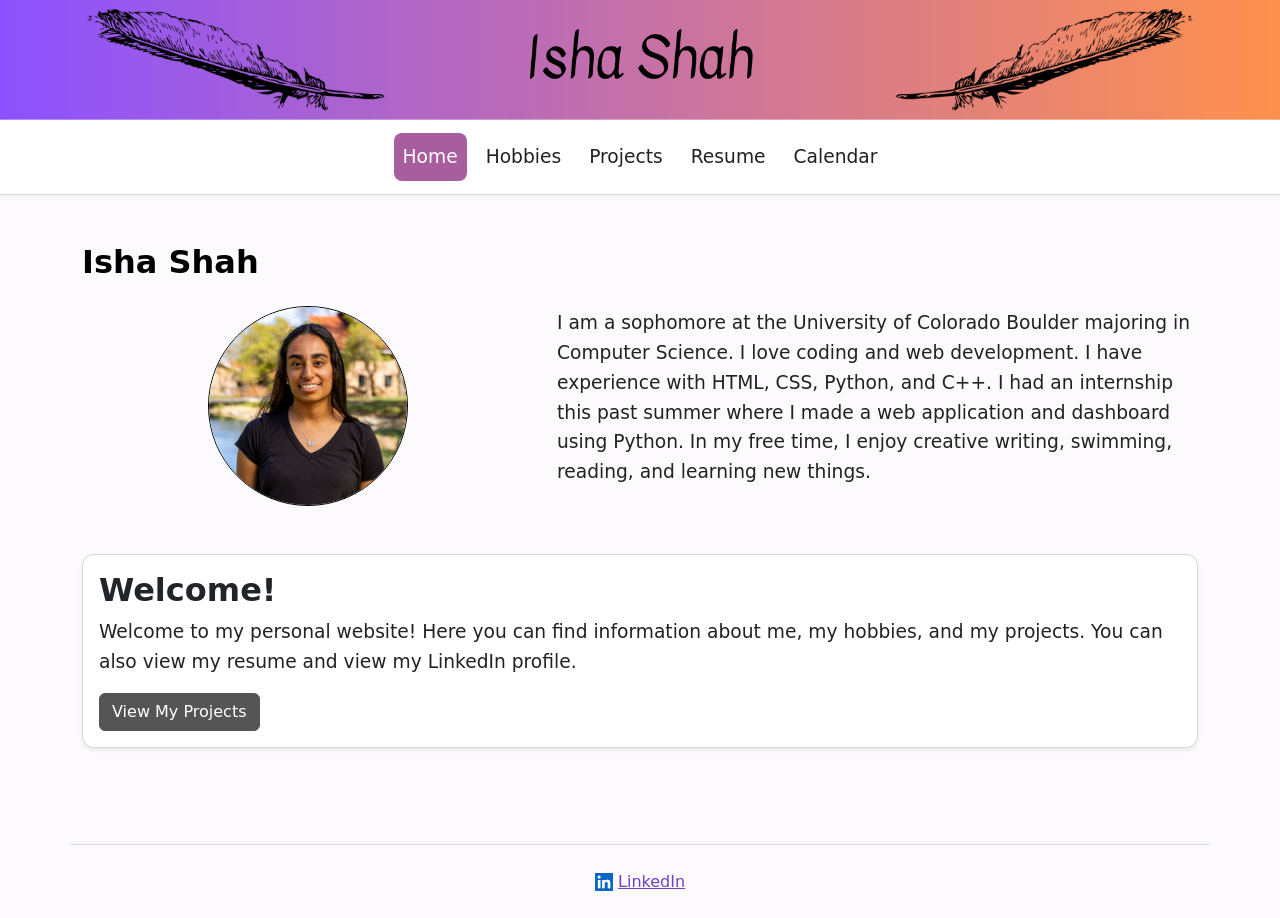
<file: index.html>
<!DOCTYPE html>

<html lang="en">
    <head>
        <meta charset="UTF-8">
        <meta name="viewport" content="width=device-width, initial-scale=1.0">

        <title>Home</title>

        <link
            href="https://cdn.jsdelivr.net/npm/bootstrap@5.3.8/dist/css/bootstrap.min.css"
            rel="stylesheet">

        <link rel="stylesheet" href="resources/css/styles.css">
    </head>

    <body>

        <header>
            <img src="resources/img/Website_Header.png" alt="Isha Shah" class="header">
        </header>


        <!-- Bootstrap Navbar -->
        <nav class="navbar navbar-expand-sm custom-navbar">

            <div class="container">

                <button
                    class="navbar-toggler"
                    type="button"
                    data-bs-toggle="collapse"
                    data-bs-target="#mainNav"
                    aria-controls="mainNav"
                    aria-expanded="false"
                    aria-label="Toggle navigation">

                    <span class="navbar-toggler-icon"></span>

                </button>

                <div class="collapse navbar-collapse justify-content-center"
                     id="mainNav">

                    <ul class="navbar-nav">

                        <li class="nav-item">
                            <a class="nav-link active" href="index.html">
                                Home
                            </a>
                        </li>

                        <li class="nav-item">
                            <a class="nav-link" href="hobbies.html">
                                Hobbies
                            </a>
                        </li>

                        <li class="nav-item">
                            <a class="nav-link" href="projects.html">
                                Projects
                            </a>
                        </li>

                        <li class="nav-item">
                            <a class="nav-link" href="resume.html">
                                Resume
                            </a>
                        </li>

                        <li class="nav-item">
                            <a class="nav-link" href="Calendar/calendar.html">
                                Calendar
                            </a>
                        </li>

                    </ul>

                </div>

            </div>

        </nav>


        <main class="container py-5">

            <h1>
                Isha Shah
            </h1>

            <div class="row align-items-center g-4">

                <div class="col-12 col-md-5 text-center">

                    <img
                        src="resources/img/Profile.jpg"
                        alt="Picture of Isha"
                        class="profile img-fluid">

                </div>

                <div class="col-12 col-md-7">

                    <p>
                        I am a sophomore at the University of Colorado Boulder
                        majoring in Computer Science. I love coding and web
                        development. I have experience with HTML, CSS, Python,
                        and C++.
                        I had an internship this past summer where I made a web
                        application and dashboard using Python. In my free time,
                        I enjoy creative writing, swimming, reading, and learning
                        new things.
                    </p>

                </div>

            </div>


            <section class="welcome card shadow-sm mt-5">

                <div class="card-body">

                    <h2 class="card-title">
                        Welcome!
                    </h2>

                    <p class="card-text">
                        Welcome to my personal website! Here you can find
                        information about me, my hobbies, and my projects.
                        You can also view my resume and view my LinkedIn profile.
                    </p>

                    <a href="projects.html" class="btn btn-primary">
                        View My Projects
                    </a>

                </div>

            </section>

        </main>


        <footer class="container text-center py-4">

            <img
                src="resources/img/linkedin.png"
                alt="linkedin logo"
                class="logo">

            <a href="https://www.linkedin.com/in/ishashah06/">
                LinkedIn
            </a>

        </footer>


        <script
            src="https://cdn.jsdelivr.net/npm/bootstrap@5.3.8/dist/js/bootstrap.bundle.min.js">
        </script>

    </body>
</html>
</file>
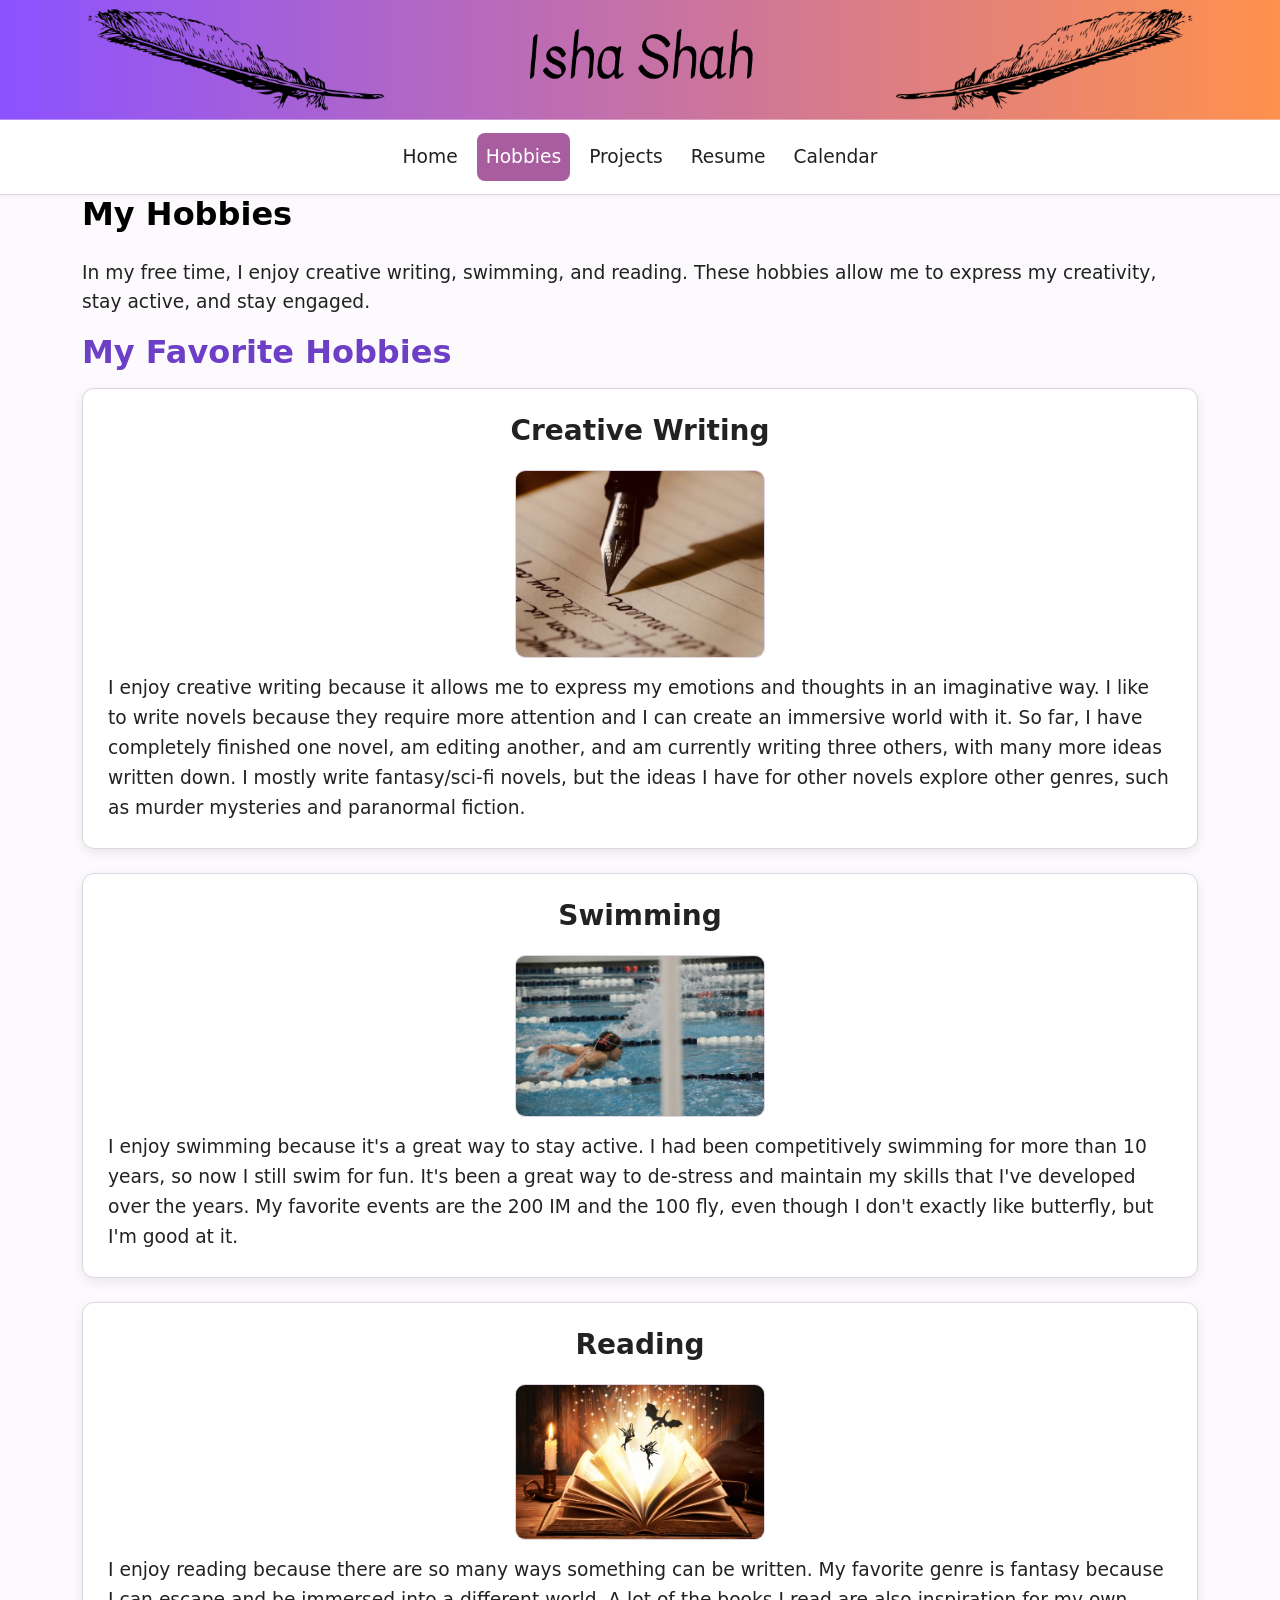
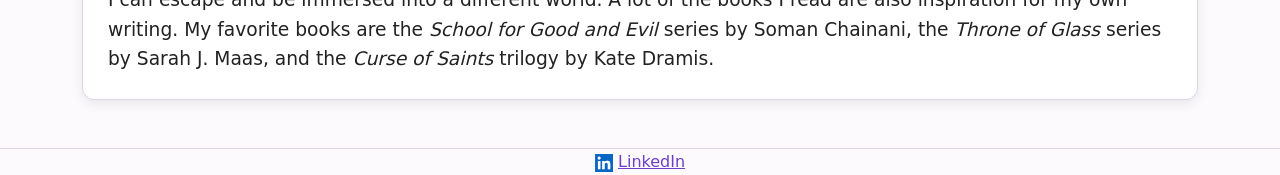
<file: hobbies.html>
<!DOCTYPE html>

<html>
    <head>
        <meta charset="UTF-8">
        <title> Hobbies </title>

        <link href="https://cdn.jsdelivr.net/npm/bootstrap@5.3.8/dist/css/bootstrap.min.css" rel="stylesheet">
        <link rel="stylesheet" href="resources/css/styles.css">
    </head>

    <body>
        <header>
            <img src="resources/img/Website_Header.png" alt="Isha Shah" class="header">
        </header>

        <nav class="navbar navbar-expand-sm custom-navbar">

            <div class="container">

                <button
                    class="navbar-toggler"
                    type="button"
                    data-bs-toggle="collapse"
                    data-bs-target="#mainNav"
                    aria-controls="mainNav"
                    aria-expanded="false"
                    aria-label="Toggle navigation">

                    <span class="navbar-toggler-icon"></span>

                </button>

                <div class="collapse navbar-collapse justify-content-center"
                     id="mainNav">

                    <ul class="navbar-nav">

                        <li class="nav-item">
                            <a class="nav-link" href="index.html">
                                Home
                            </a>
                        </li>

                        <li class="nav-item">
                            <a class="nav-link active" href="hobbies.html">
                                Hobbies
                            </a>
                        </li>

                        <li class="nav-item">
                            <a class="nav-link" href="projects.html">
                                Projects
                            </a>
                        </li>

                        <li class="nav-item">
                            <a class="nav-link" href="resume.html">
                                Resume
                            </a>
                        </li>

                        <li class="nav-item">
                            <a class="nav-link" href="Calendar/calendar.html">
                                Calendar
                            </a>
                        </li>

                    </ul>

                </div>

            </div>

        </nav>

        <main class="container">
            <h1>
                My Hobbies
            </h1>

            <p>
                In my free time, I enjoy creative writing, swimming, and reading.
                These hobbies allow me to express my creativity, stay active, and stay engaged.
            </p>

            <section>
                <!-- element -->
                <h2>
                    My Favorite Hobbies
                </h2>

                <div class="row g-4">
                    <div class="col-md-4 hobby-override">
                        <div class="hobby-card">
                            <h3>
                                Creative Writing
                            </h3>

                            <!-- parent-child relationship of <div> and <p> -->
                            <img src="resources/img/Writing.png" alt="A pen on paper" class="hobby">

                            <p>
                                I enjoy creative writing because it allows me to express my emotions and thoughts in an imaginative way.
                                I like to write novels because they require more attention and I can create an immersive world with it.
                                So far, I have completely finished one novel, am editing another, and am currently writing three others, with many more ideas written down.
                                I mostly write fantasy/sci-fi novels, but the ideas I have for other novels explore other genres, such as murder mysteries and paranormal fiction.
                            </p>
                        </div>
                    </div>

                    <div class="col-md-4 hobby-override">
                        <div class="hobby-card">
                            <h3>
                                Swimming
                            </h3>

                            <img src="resources/img/Swimming.png" alt="A swimmer in the pool" class="hobby">

                            <p>
                                I enjoy swimming because it's a great way to stay active. I had been competitively swimming for more than 10 years, so now I still swim for fun.
                                It's been a great way to de-stress and maintain my skills that I've developed over the years.
                                My favorite events are the 200 IM and the 100 fly, even though I don't exactly like butterfly, but I'm good at it.
                            </p>
                        </div>
                    </div>

                    <div class="col-md-4 hobby-override">
                        <div class="hobby-card">
                            <h3>
                                Reading
                            </h3>

                            <img src="resources/img/Reading.png" alt="An open book" class="hobby"> <!-- class attribute -->

                            <p>
                                I enjoy reading because there are so many ways something can be written. My favorite genre is fantasy because I can escape and be immersed into a different world.
                                A lot of the books I read are also inspiration for my own writing.
                                My favorite books are the <i>School for Good and Evil</i> series by Soman Chainani, the <i>Throne of Glass</i> series by Sarah J. Maas, and the <i>Curse of Saints</i> trilogy by Kate Dramis.
                            </p>
                        </div>
                    </div>

                </div>
            </section>
        </main>

        <footer>
            <img src="resources/img/linkedin.png" alt="linkedin logo" class="logo"> <a href="https://www.linkedin.com/in/ishashah06/">LinkedIn </a>
        </footer>

        <script
            src="https://cdn.jsdelivr.net/npm/bootstrap@5.3.8/dist/js/bootstrap.bundle.min.js">
        </script>

    </body>
</html>
</file>
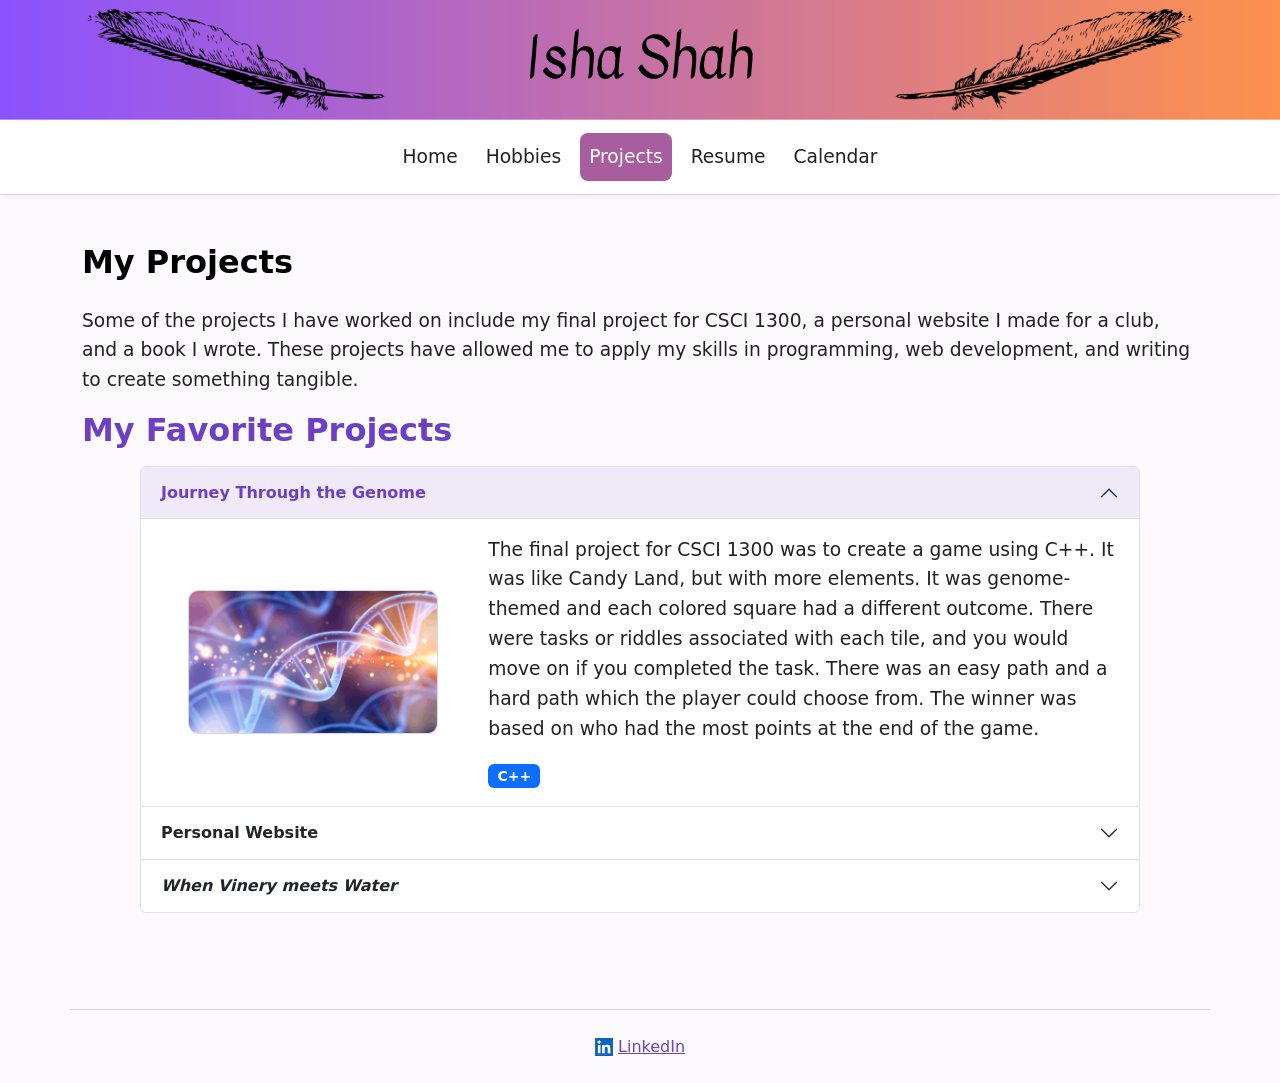
<file: projects.html>
<!DOCTYPE html>

<html lang="en">
    <head>
        <meta charset="UTF-8">
        <meta name="viewport" content="width=device-width, initial-scale=1.0">

        <title>Projects</title>

        <link
            href="https://cdn.jsdelivr.net/npm/bootstrap@5.3.8/dist/css/bootstrap.min.css"
            rel="stylesheet">

        <link rel="stylesheet" href="resources/css/styles.css">
    </head>

    <body>

        <header>
            <img src="resources/img/Website_Header.png" alt="Isha Shah" class="header">
        </header>


        <!-- Bootstrap Navbar -->
        <nav class="navbar navbar-expand-sm custom-navbar">

            <div class="container">

                <button
                    class="navbar-toggler"
                    type="button"
                    data-bs-toggle="collapse"
                    data-bs-target="#mainNav"
                    aria-controls="mainNav"
                    aria-expanded="false"
                    aria-label="Toggle navigation">

                    <span class="navbar-toggler-icon"></span>

                </button>

                <div
                    class="collapse navbar-collapse justify-content-center"
                    id="mainNav">

                    <ul class="navbar-nav">

                        <li class="nav-item">
                            <a class="nav-link" href="index.html">
                                Home
                            </a>
                        </li>

                        <li class="nav-item">
                            <a class="nav-link" href="hobbies.html">
                                Hobbies
                            </a>
                        </li>

                        <li class="nav-item">
                            <a class="nav-link active" href="projects.html">
                                Projects
                            </a>
                        </li>

                        <li class="nav-item">
                            <a class="nav-link" href="resume.html">
                                Resume
                            </a>
                        </li>

                        <li class="nav-item">
                            <a class="nav-link" href="Calendar/calendar.html">
                                Calendar
                            </a>
                        </li>

                    </ul>

                </div>

            </div>

        </nav>


        <main class="container py-5">

            <h1>
                My Projects
            </h1>

            <p>
                Some of the projects I have worked on include my final project
                for CSCI 1300, a personal website I made for a club, and a book
                I wrote. These projects have allowed me to apply my skills in
                programming, web development, and writing to create something
                tangible.
            </p>

            <section>

                <h2>
                    My Favorite Projects
                </h2>


                <!-- Bootstrap Accordion -->
                <div class="accordion" id="projectsAccordion">


                    <!-- Journey Through the Genome -->
                    <div class="accordion-item">

                        <h3
                            class="accordion-header"
                            id="headingGenome">

                            <button
                                class="accordion-button"
                                type="button"
                                data-bs-toggle="collapse"
                                data-bs-target="#collapseGenome"
                                aria-expanded="true"
                                aria-controls="collapseGenome">

                                Journey Through the Genome

                            </button>

                        </h3>


                        <div
                            id="collapseGenome"
                            class="accordion-collapse collapse show"
                            aria-labelledby="headingGenome"
                            data-bs-parent="#projectsAccordion">

                            <div class="accordion-body">

                                <div class="row align-items-center g-4">

                                    <div class="col-12 col-md-4 text-center">

                                        <img
                                            src="resources/img/Genome.png"
                                            alt="Genome"
                                            class="project img-fluid">

                                    </div>

                                    <div class="col-12 col-md-8">

                                        <p>
                                            The final project for CSCI 1300 was
                                            to create a game using C++. It was
                                            like Candy Land, but with more
                                            elements. It was genome-themed and
                                            each colored square had a different
                                            outcome. There were tasks or riddles
                                            associated with each tile, and you
                                            would move on if you completed the
                                            task.

                                            There was an easy path and a hard
                                            path which the player could choose
                                            from. The winner was based on who
                                            had the most points at the end of
                                            the game.
                                        </p>

                                        <span class="badge bg-primary">
                                            C++
                                        </span>

                                    </div>

                                </div>

                            </div>

                        </div>

                    </div>


                    <!-- Personal Website -->
                    <div class="accordion-item">

                        <h3
                            class="accordion-header"
                            id="headingWebsite">

                            <button
                                class="accordion-button collapsed"
                                type="button"
                                data-bs-toggle="collapse"
                                data-bs-target="#collapseWebsite"
                                aria-expanded="false"
                                aria-controls="collapseWebsite">

                                Personal Website

                            </button>

                        </h3>


                        <div
                            id="collapseWebsite"
                            class="accordion-collapse collapse"
                            aria-labelledby="headingWebsite"
                            data-bs-parent="#projectsAccordion">

                            <div class="accordion-body">

                                <div class="row align-items-center g-4">

                                    <div class="col-12 col-md-4 text-center">

                                        <img
                                            src="resources/img/Personal_Website.png"
                                            alt="Personal Website"
                                            class="project img-fluid">

                                    </div>

                                    <div class="col-12 col-md-8">

                                        <p>
                                            One of the projects that I worked
                                            on for Women in Computing was to
                                            create a personal website. I created
                                            a website similar to this one, but
                                            it is not up to date with everything.

                                            It was a great way to apply my web
                                            development skills and create a
                                            space to showcase my work. This
                                            website is now a more up-to-date
                                            version of that project.
                                        </p>

                                        <span class="badge bg-success">
                                            Web Development
                                        </span>

                                    </div>

                                </div>

                            </div>

                        </div>

                    </div>


                    <!-- When Vinery meets Water -->
                    <div class="accordion-item">

                        <h3
                            class="accordion-header"
                            id="headingBook">

                            <button
                                class="accordion-button collapsed"
                                type="button"
                                data-bs-toggle="collapse"
                                data-bs-target="#collapseBook"
                                aria-expanded="false"
                                aria-controls="collapseBook">

                                <i>When Vinery meets Water</i>

                            </button>

                        </h3>


                        <div
                            id="collapseBook"
                            class="accordion-collapse collapse"
                            aria-labelledby="headingBook"
                            data-bs-parent="#projectsAccordion">

                            <div class="accordion-body">

                                <div class="row align-items-center g-4">

                                    <div class="col-12 col-md-4 text-center">

                                        <img
                                            src="resources/img/When_Vinery_meets_Water_Cover.png"
                                            alt="When Vinery meets Water"
                                            class="book-cover img-fluid">

                                    </div>

                                    <div class="col-12 col-md-8">

                                        <p>
                                            This is one of the projects that
                                            isn't related to programming, but
                                            still deserves to be mentioned. I
                                            wrote a fantasy/sci-fi book called
                                            <i>When Vinery meets Water</i>.

                                            It was the first book I wrote and it
                                            was a great entry point into creative
                                            writing. I am currently working on
                                            the third draft and am also writing
                                            the second book in the trilogy.
                                        </p>

                                        <p>
                                            <u>Synopsis:</u>
                                            <br>
                                            Two best friends, Jenna and Sofia,
                                            embark on a mysterious mission after
                                            receiving a series of unexpected
                                            letters. But for Jenna, the journey
                                            is more than just a quest to find an
                                            ancient artifact; it's a chance to
                                            discover who she is again.
                                        </p>

                                        <span class="badge bg-warning text-dark">
                                            Creative Writing
                                        </span>

                                    </div>

                                </div>

                            </div>

                        </div>

                    </div>

                </div>

            </section>

        </main>


        <footer class="container text-center py-4">

            <img
                src="resources/img/linkedin.png"
                alt="linkedin logo"
                class="logo">

            <a href="https://www.linkedin.com/in/ishashah06/">
                LinkedIn
            </a>

        </footer>


        <script
            src="https://cdn.jsdelivr.net/npm/bootstrap@5.3.8/dist/js/bootstrap.bundle.min.js">
        </script>

    </body>
</html>
</file>
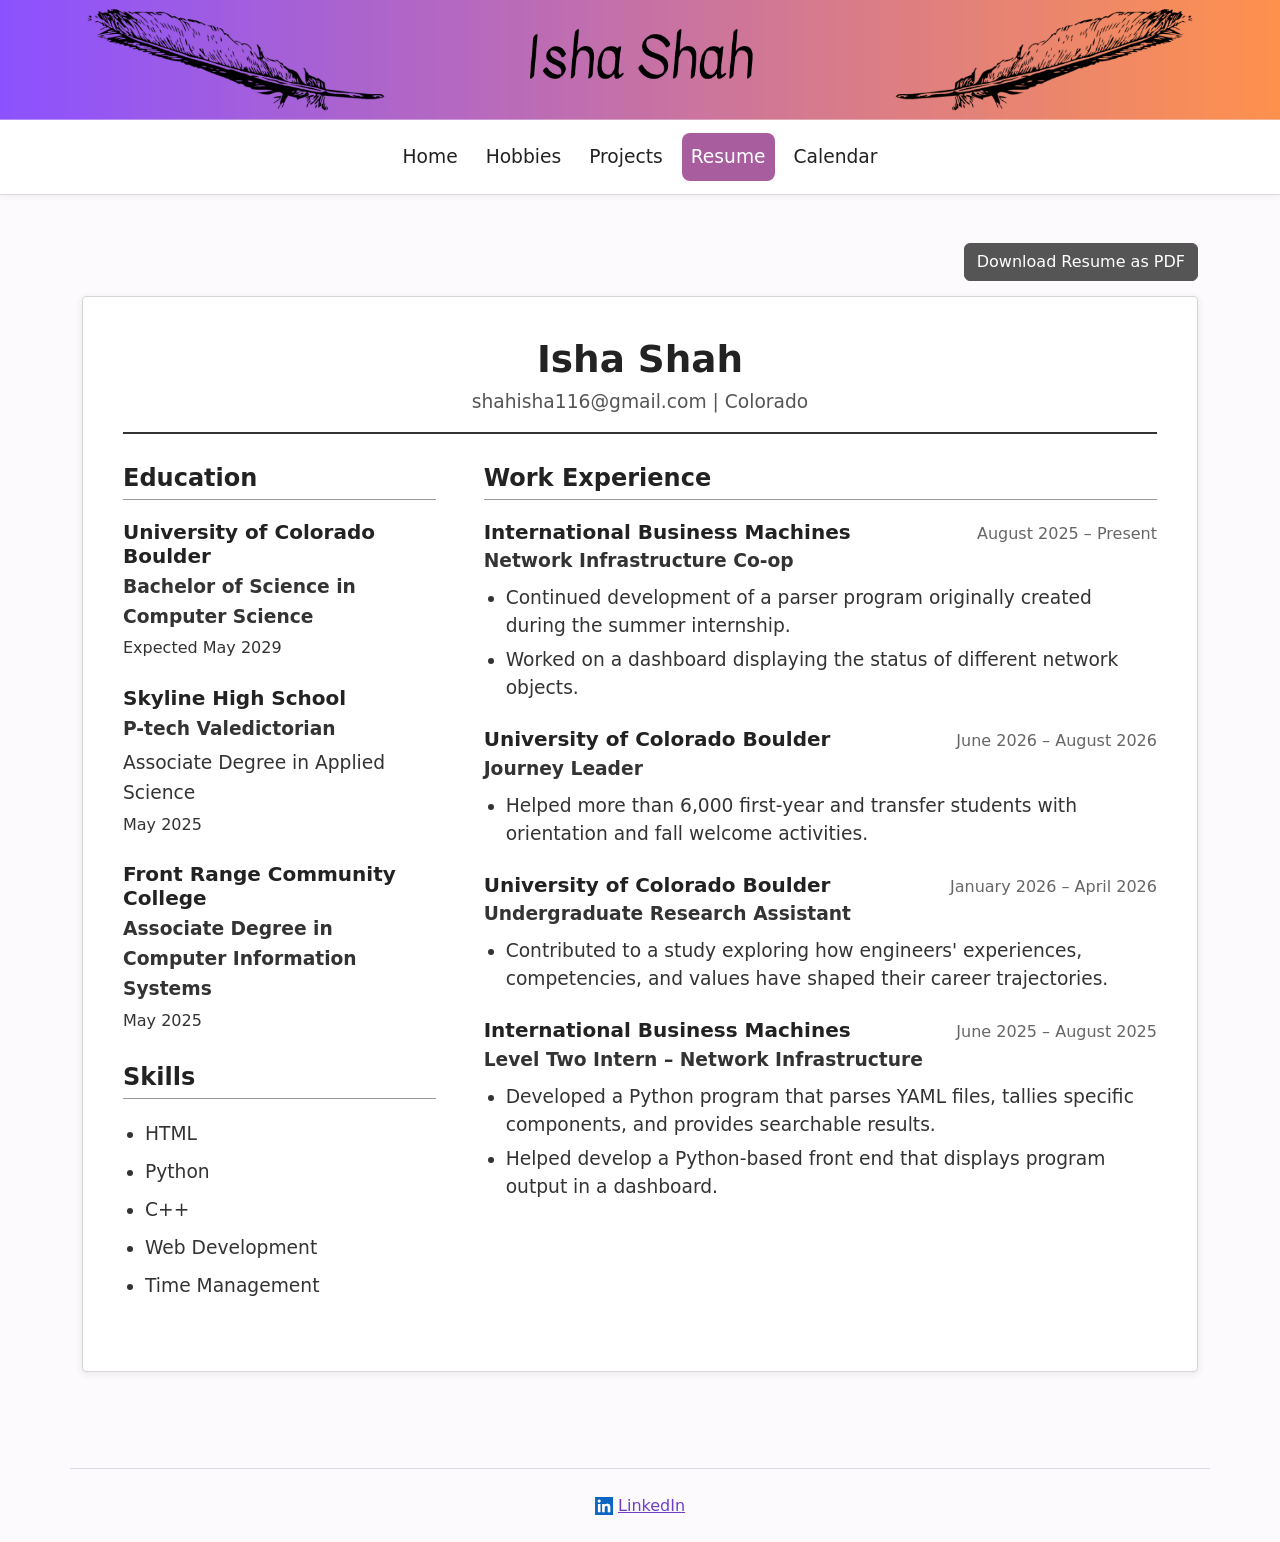
<file: resume.html>
<!DOCTYPE html>

<html lang="en">
    <head>
        <meta charset="UTF-8">
        <meta name="viewport" content="width=device-width, initial-scale=1.0">

        <title>Resume</title>

        <link
            href="https://cdn.jsdelivr.net/npm/bootstrap@5.3.8/dist/css/bootstrap.min.css"
            rel="stylesheet">

        <link rel="stylesheet" href="resources/css/styles.css">
    </head>

    <body>

        <header>
            <img
                src="resources/img/Website_Header.png"
                alt="Isha Shah"
                class="header">
        </header>


        <!-- Bootstrap Navbar -->
        <nav class="navbar navbar-expand-sm custom-navbar">

            <div class="container">

                <button
                    class="navbar-toggler"
                    type="button"
                    data-bs-toggle="collapse"
                    data-bs-target="#mainNav"
                    aria-controls="mainNav"
                    aria-expanded="false"
                    aria-label="Toggle navigation">

                    <span class="navbar-toggler-icon"></span>

                </button>

                <div
                    class="collapse navbar-collapse justify-content-center"
                    id="mainNav">

                    <ul class="navbar-nav">

                        <li class="nav-item">
                            <a class="nav-link" href="index.html">
                                Home
                            </a>
                        </li>

                        <li class="nav-item">
                            <a class="nav-link" href="hobbies.html">
                                Hobbies
                            </a>
                        </li>

                        <li class="nav-item">
                            <a class="nav-link" href="projects.html">
                                Projects
                            </a>
                        </li>

                        <li class="nav-item">
                            <a class="nav-link active" href="resume.html">
                                Resume
                            </a>
                        </li>

                        <li class="nav-item">
                            <a class="nav-link" href="Calendar/calendar.html">
                                Calendar
                            </a>
                        </li>

                    </ul>

                </div>

            </div>

        </nav>


        <main class="container py-5">

            <div class="download-container">

                <a
                    href="resources/Resume_Sep'26.pdf"
                    download
                    class="btn btn-primary">

                    Download Resume as PDF

                </a>

            </div>


            <section class="resume">

                <div class="resume-header">

                    <h1>
                        Isha Shah
                    </h1>

                    <p>
                        shahisha116@gmail.com | Colorado
                    </p>

                </div>


                <div class="row g-5">
                    <div class="col-12 col-lg-4">
                        <section class="resume-section">
                            <h2>
                                Education
                            </h2>

                            <article class="resume-entry">

                                <h3>
                                    University of Colorado Boulder
                                </h3>

                                <p class="resume-subtitle">
                                    Bachelor of Science in Computer Science
                                </p>

                                <p class="resume-date">
                                    Expected May 2029
                                </p>

                            </article>

                            <article class="resume-entry">

                                <h3>
                                    Skyline High School
                                </h3>

                                <p class="resume-subtitle">
                                    P-tech Valedictorian
                                </p>

                                <p>
                                    Associate Degree in Applied Science
                                </p>

                                <p class="resume-date">
                                    May 2025
                                </p>

                            </article>

                            <article class="resume-entry">

                                <h3>
                                    Front Range Community College
                                </h3>

                                <p class="resume-subtitle">
                                    Associate Degree in Computer Information Systems
                                </p>

                                <p class="resume-date">
                                    May 2025
                                </p>

                            </article>

                        </section>

                        <section class="resume-section">

                            <h2>
                                Skills
                            </h2>

                            <ul class="skills-list">

                                <li>
                                    HTML
                                </li>

                                <li>
                                    Python
                                </li>

                                <li>
                                    C++
                                </li>

                                <li>
                                    Web Development
                                </li>

                                <li>
                                    Time Management
                                </li>

                            </ul>

                        </section>

                    </div>


                    <div class="col-12 col-lg-8">

                        <section class="resume-section">

                            <h2>
                                Work Experience
                            </h2>


                            <article class="resume-entry">

                                <div class="resume-job-header">

                                    <h3>
                                        International Business Machines
                                    </h3>

                                    <span>
                                        August 2025 – Present
                                    </span>

                                </div>

                                <p class="resume-subtitle">
                                    Network Infrastructure Co-op
                                </p>

                                <ul>

                                    <li>
                                        Continued development of a parser
                                        program originally created during the
                                        summer internship.
                                    </li>

                                    <li>
                                        Worked on a dashboard displaying the
                                        status of different network objects.
                                    </li>

                                </ul>

                            </article>


                            <article class="resume-entry">

                                <div class="resume-job-header">

                                    <h3>
                                        University of Colorado Boulder
                                    </h3>

                                    <span>
                                        June 2026 – August 2026
                                    </span>

                                </div>

                                <p class="resume-subtitle">
                                    Journey Leader
                                </p>

                                <ul>

                                    <li>
                                        Helped more than 6,000 first-year and
                                        transfer students with orientation and
                                        fall welcome activities.
                                    </li>

                                </ul>

                            </article>


                            <article class="resume-entry">

                                <div class="resume-job-header">

                                    <h3>
                                        University of Colorado Boulder
                                    </h3>

                                    <span>
                                        January 2026 – April 2026
                                    </span>

                                </div>

                                <p class="resume-subtitle">
                                    Undergraduate Research Assistant
                                </p>

                                <ul>

                                    <li>
                                        Contributed to a study exploring how
                                        engineers' experiences, competencies,
                                        and values have shaped their career
                                        trajectories.
                                    </li>

                                </ul>

                            </article>


                            <article class="resume-entry">

                                <div class="resume-job-header">

                                    <h3>
                                        International Business Machines
                                    </h3>

                                    <span>
                                        June 2025 – August 2025
                                    </span>

                                </div>

                                <p class="resume-subtitle">
                                    Level Two Intern – Network Infrastructure
                                </p>

                                <ul>

                                    <li>
                                        Developed a Python program that parses
                                        YAML files, tallies specific components,
                                        and provides searchable results.
                                    </li>

                                    <li>
                                        Helped develop a Python-based front end
                                        that displays program output in a
                                        dashboard.
                                    </li>

                                </ul>

                            </article>

                        </section>

                    </div>

                </div>

            </section>

        </main>


        <footer class="container text-center py-4">

            <img
                src="resources/img/linkedin.png"
                alt="LinkedIn logo"
                class="logo">

            <a href="https://www.linkedin.com/in/ishashah06/">
                LinkedIn
            </a>

        </footer>


        <script
            src="https://cdn.jsdelivr.net/npm/bootstrap@5.3.8/dist/js/bootstrap.bundle.min.js">
        </script>

    </body>
</html>
</file>
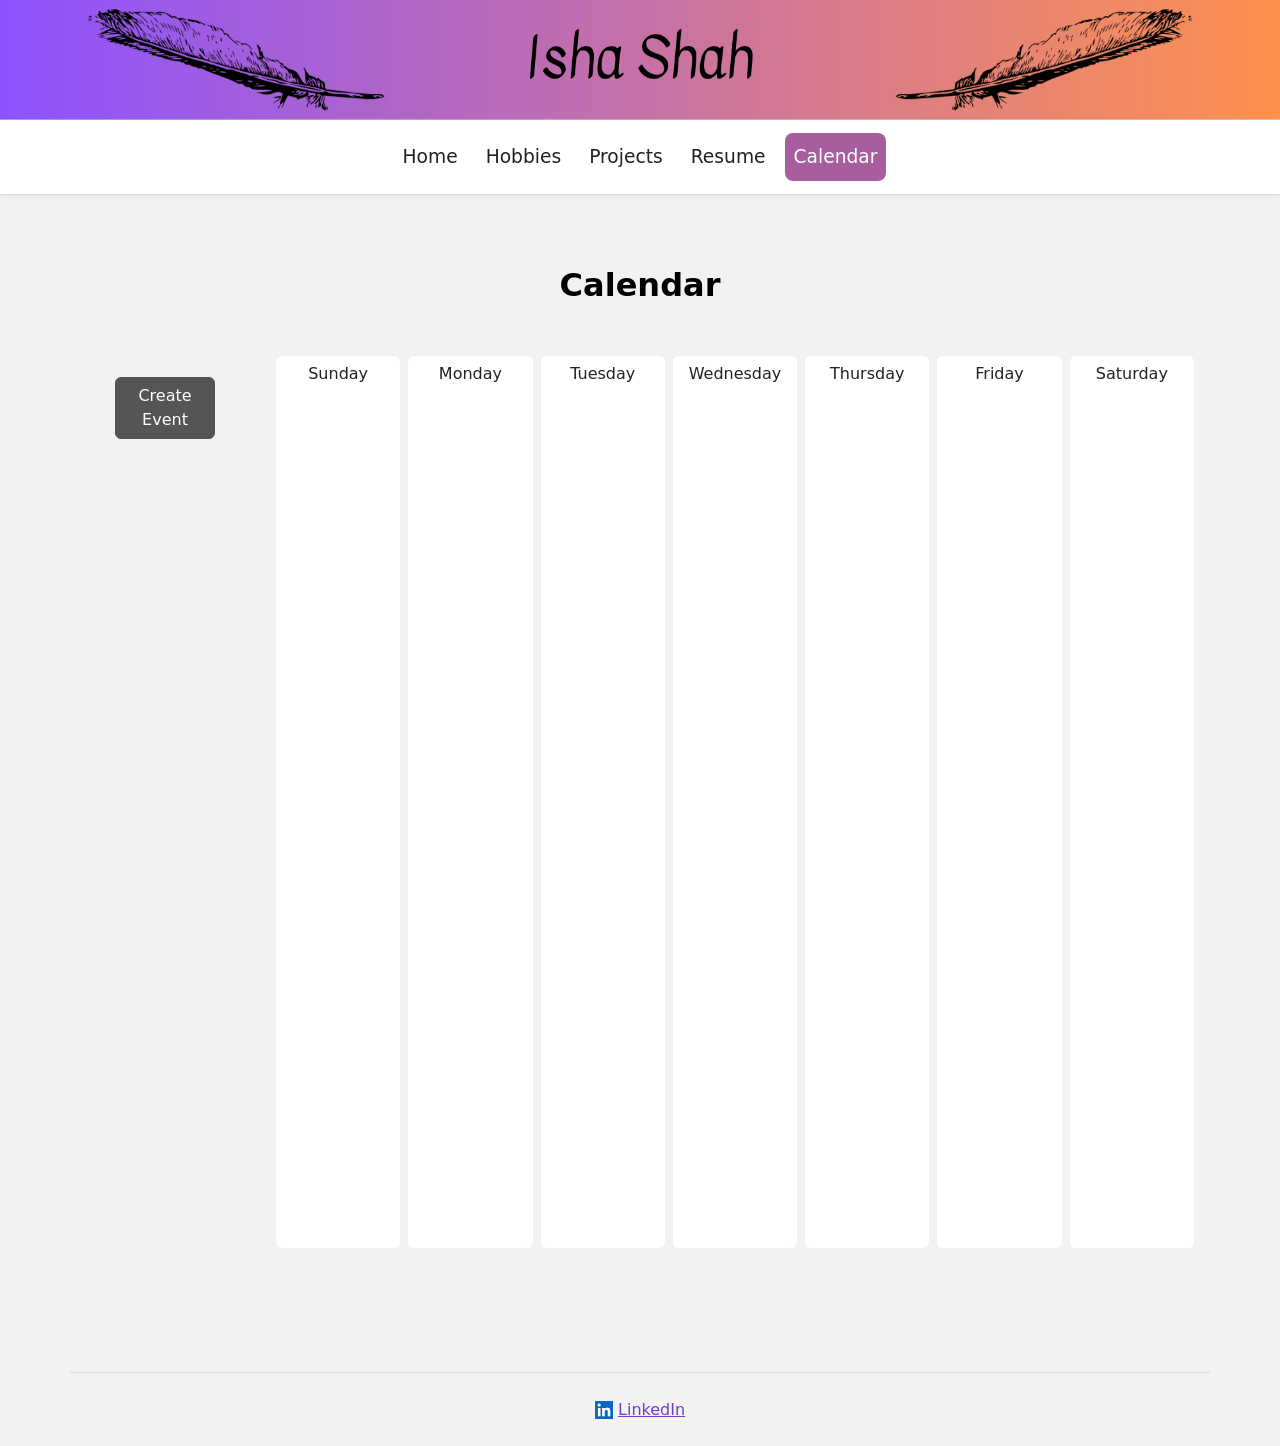
<file: Calendar/calendar.html>
<!DOCTYPE html>

<html lang="en">
  <head>
    <meta charset="utf-8">
    <meta name="viewport" content="width=device-width, initial-scale=1">

    <title>Calendar</title>

    <link href="https://cdn.jsdelivr.net/npm/bootstrap@5.3.3/dist/css/bootstrap.min.css" rel="stylesheet" integrity="sha384-QWTKZyjpPEjISv5WaRU9OFeRpok6YctnYmDr5pNlyT2bRjXh0JMhjY6hW+ALEwIH" crossorigin="anonymous">
    <link rel="stylesheet" href="../resources/css/styles.css">

    <!-- Calendar CSS -->
    <link rel="stylesheet" href="resources/css/style.css">
  </head>

  <body>
    <header>
        <img src="../resources/img/Website_Header.png" alt="Isha Shah" class="header">
    </header>

    <!-- Bootstrap Navbar -->
    <nav class="navbar navbar-expand-sm custom-navbar">

        <div class="container">

            <button
                class="navbar-toggler"
                type="button"
                data-bs-toggle="collapse"
                data-bs-target="#mainNav"
                aria-controls="mainNav"
                aria-expanded="false"
                aria-label="Toggle navigation">

                <span class="navbar-toggler-icon"></span>

            </button>

            <div class="collapse navbar-collapse justify-content-center"
                    id="mainNav">

                <ul class="navbar-nav">

                    <li class="nav-item">
                        <a class="nav-link" href="../index.html">
                            Home
                        </a>
                    </li>

                    <li class="nav-item">
                        <a class="nav-link" href="../hobbies.html">
                            Hobbies
                        </a>
                    </li>

                    <li class="nav-item">
                        <a class="nav-link" href="../projects.html">
                            Projects
                        </a>
                    </li>

                    <li class="nav-item">
                        <a class="nav-link" href="../resume.html">
                            Resume
                        </a>
                    </li>

                    <li class="nav-item">
                        <a class="nav-link active" href="calendar.html">
                            Calendar
                        </a>
                    </li>

                </ul>

            </div>

        </div>

    </nav>

    <main class="container py-5">

        <h1 class="mb-4">
            Calendar
        </h1>

        <div class="row">
            <div class="col-2">
                <div class="custom-container">
                    <button class="btn btn-primary mt-3" data-bs-toggle="modal" data-bs-target="#event_modal">Create Event</button>
                </div>
            </div>

            <div class="col">
                <div class="container-md container-fluid py-4 h-100">
                    <div id="calendar" class="row h-100">
                        <div class="col-sm m-1 bg-white rounded px-1 px-md-2" id="sunday">
                            <div class="h6 text-center position-relative py-2 day">
                                Sunday
                            </div>
                        </div>

                        <div class="col-sm m-1 bg-white rounded px-1 px-md-2" id="monday">
                            <div class="h6 text-center position-relative py-2 day">
                                Monday
                            </div>
                        </div>

                        <div class="col-sm m-1 bg-white rounded px-1 px-md-2" id="tuesday">
                            <div class="h6 text-center position-relative py-2 day">
                                Tuesday
                            </div>
                        </div>

                        <div class="col-sm m-1 bg-white rounded px-1 px-md-2" id="wednesday">
                            <div class="h6 text-center position-relative py-2 day">
                                Wednesday
                            </div>
                        </div>

                        <div class="col-sm m-1 bg-white rounded px-1 px-md-2" id="thursday">
                            <div class="h6 text-center position-relative py-2 day">
                                Thursday
                            </div>
                        </div>

                        <div class="col-sm m-1 bg-white rounded px-1 px-md-2" id="friday">
                            <div class="h6 text-center position-relative py-2 day">
                                Friday
                            </div>
                        </div>

                        <div class="col-sm m-1 bg-white rounded px-1 px-md-2" id="saturday">
                            <div class="h6 text-center position-relative py-2 day">
                                Saturday
                            </div>
                        </div>

                    </div> 

                </div>
            </div>
        </div>

        <div class="modal fade" id="event_modal" tabindex="-1" aria-labelledby="eventModalLabel" aria-hidden="true">
            <div class="modal-dialog">
                <div class="modal-content">

                <div class="modal-header">
                    <h5 class="modal-title" id="eventModalLabel">Create Event</h5>
                    <button type="button" class="btn-close" data-bs-dismiss="modal" aria-label="Close"></button>
                </div>

                <div class="modal-body">
                    <form id="event_form">

                        <!-- Event Name -->
                        <div class="mb-3">
                            <label for="event_name" class="form-label">Event Name</label>
                            <input type="text" class="form-control" id="event_name" required>
                            <div class="invalid-feedback">
                                Please enter an event name.
                            </div>
                        </div>

                        <!-- Days -->
                        <div class="mb-3">
                            <label for="event_weekday" class="form-label">Day</label>
                            <select class="form-select" id="event_weekday" required>
                            <option value="Sunday">Sunday</option>
                            <option value="Monday">Monday</option>
                            <option value="Tuesday">Tuesday</option>
                            <option value="Wednesday">Wednesday</option>
                            <option value="Thursday">Thursday</option>
                            <option value="Friday">Friday</option>
                            <option value="Saturday">Saturday</option>
                            </select>
                        </div>

                        <!-- Time -->
                        <div class="mb-3">
                            <label for="event_time" class="form-label">Time</label>
                            <input type="time" class="form-control" id="event_time" required>
                            <div class="invalid-feedback">
                                Please enter a time.
                            </div>
                        </div>

                        <!-- Event Modality -->
                        <div class="mb-3">
                            <label for="event_modality" class="form-label">Event Modality</label>
                            <select class="form-select" id="event_modality" required onchange="updateLocationOptions()">
                            <option value="in-person">In-person</option>
                            <option value="remote">Remote</option>
                            </select>
                        </div>

                        <!-- Event Location -->
                        <div class="mb-3" id="location_container">
                            <label for="event_location" class="form-label">Location</label>
                            <input type="text" class="form-control" placeholder="Enter physical address" id="event_location">
                            <div class="invalid-feedback">
                                Please enter a location.
                            </div>
                        </div>

                        <!-- Event URL -->
                        <div class="mb-3" id="remote_url_container">
                            <label for="event_remote_url" class="form-label">Remote URL</label>
                            <input
                                type="url"
                                class="form-control"
                                id="event_remote_url"
                                pattern="https?://.+"
                                placeholder="https://example.com/meeting">
                            <div class="invalid-feedback">
                            Please enter a meeting url.
                            </div>
                        </div>

                        <!-- Event Category -->
                        <div class="mb-3">
                            <label for="event_category" class="form-label">Event Category</label>
                            <select class="form-select" id="event_category" required>
                            <option value="Academic">Academic</option>
                            <option value="Work">Work</option>
                            <option value="Personal">Personal</option>
                            <option value="Social">Social</option>
                            </select>
                        </div>

                        <!-- Event Attendees -->
                        <div class="mb-3">
                            <label for="event_attendees" class="form-label">Attendees</label>
                            <input
                                type="text"
                                class="form-control"
                                id="event_attendees"
                                pattern="[^,]+(,\s*[^,]+)*"
                                placeholder="Enter names separated by commas" required>
                            <div class="invalid-feedback">
                                Please enter attendees.
                            </div>
                        </div>

                    </form>
                </div>

                <div class="modal-footer">
                    <button
                    type="button"
                    class="btn btn-secondary"
                    data-bs-dismiss="modal">
                    Close
                    </button>

                    <button
                    type="button"
                    class="btn btn-primary"
                    onclick="saveEvent()">
                    Save Event
                    </button>
                </div>

                </div>
            </div>
        </div>
    </main>
    
    <footer class="container text-center py-4">
        <img src="../resources/img/linkedin.png" alt="linkedin logo" class="logo">

        <a href="https://www.linkedin.com/in/ishashah06/">LinkedIn </a>
    </footer>


    <script src="https://cdn.jsdelivr.net/npm/bootstrap@5.3.3/dist/js/bootstrap.bundle.min.js" integrity="sha384-YvpcrYf0tY3lHB60NNkmXc5s9fDVZLESaAA55NDzOxhy9GkcIdslK1eN7N6jIeHz" crossorigin="anonymous"></script>

    <script src="resources/js/script.js"></script>

  </body>
</html>
</file>
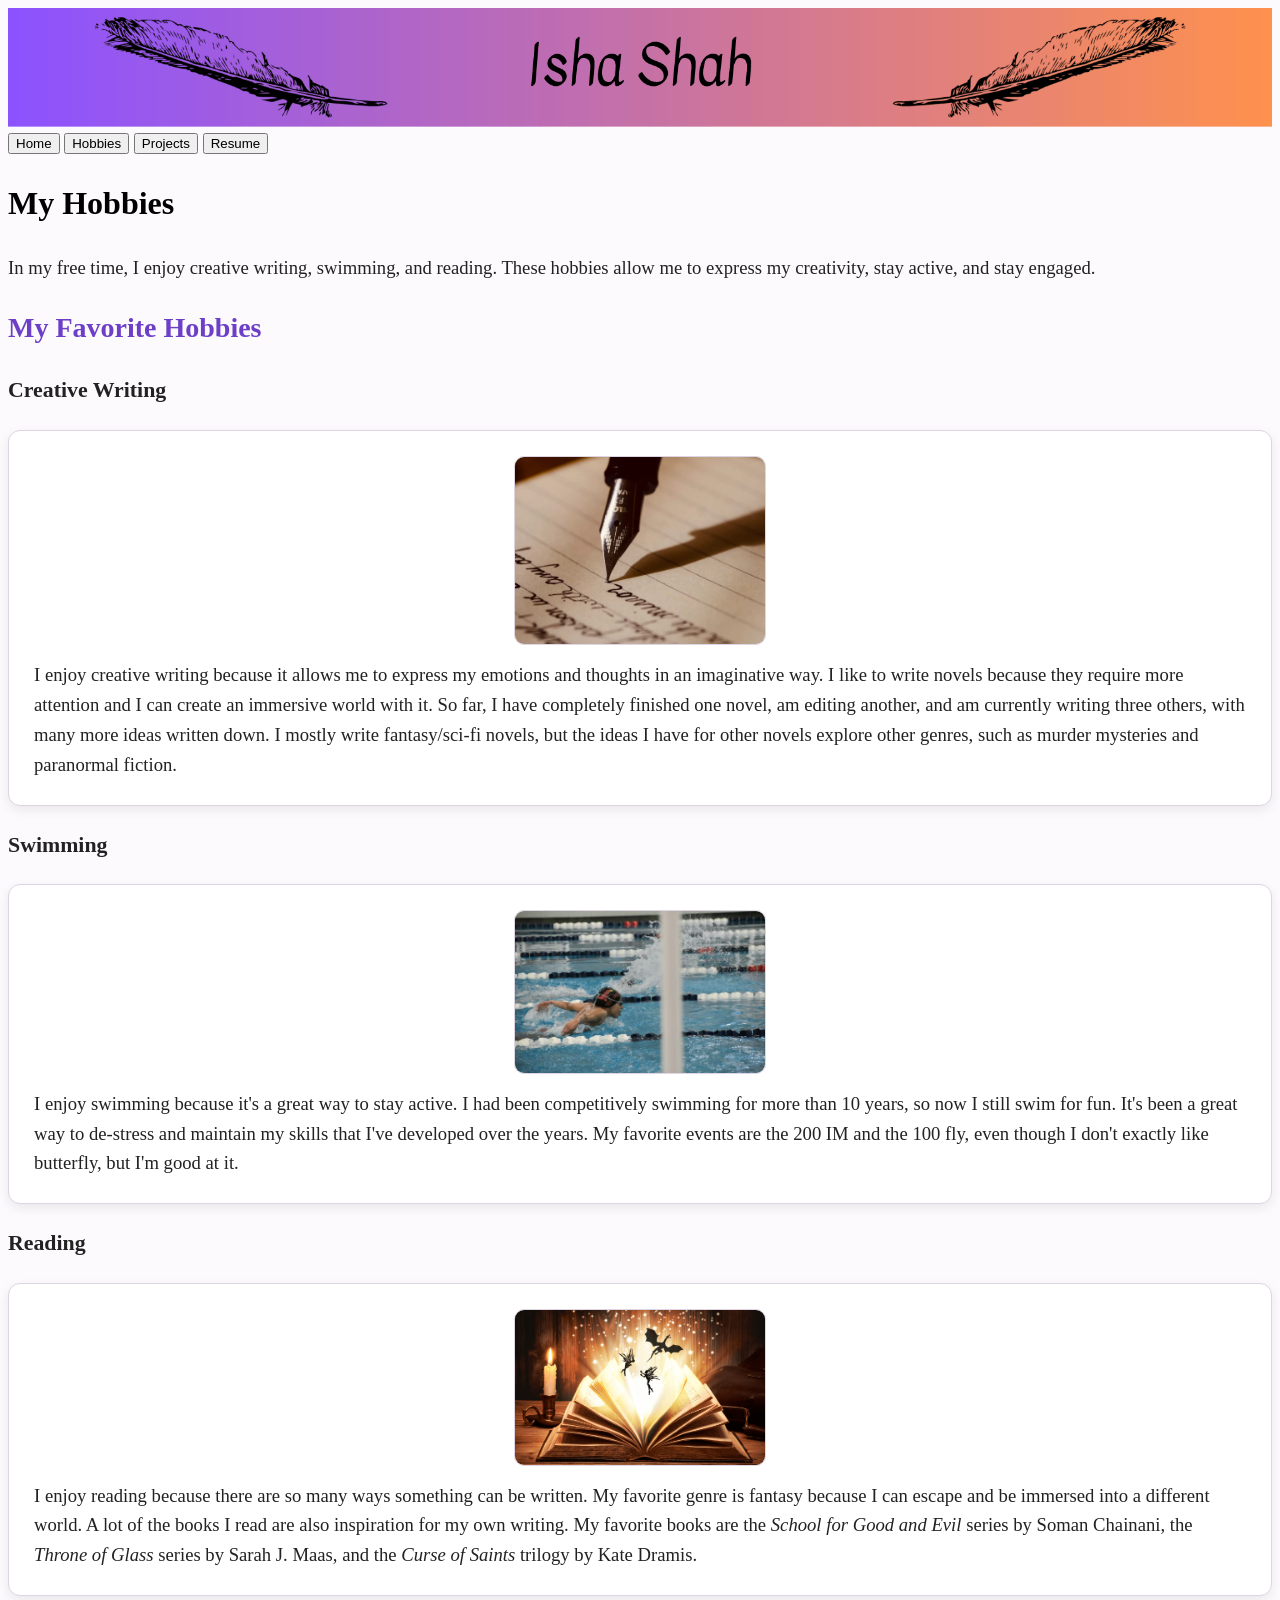
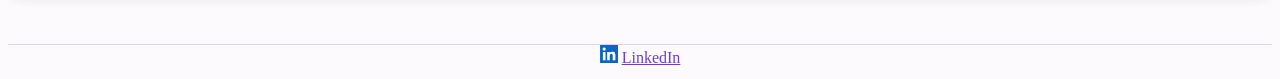
<file: views/hobbies.html>
<!DOCTYPE html>

<html>
    <head>
        <meta charset="UTF-8">
        <title> Hobbies </title>

        <link rel="stylesheet" href="../resources/css/styles.css">
    </head>

    <body>
        <header>
            <img src="../resources/img/Website_Header.png" alt="Isha Shah" class="header">
        </header>

        <nav>
            <button onclick="location.href='home.html'"> Home </button>
            <button onclick="location.href='hobbies.html'"> Hobbies </button>
            <button onclick="location.href='projects.html'"> Projects </button>
            <button onclick="location.href='resume.html'"> Resume </button>
        </nav>

        <main>
            <h1>
                My Hobbies
            </h1>

            <p>
                In my free time, I enjoy creative writing, swimming, and reading.
                These hobbies allow me to express my creativity, stay active, and stay engaged.
            </p>

            <section>
                <h2>
                    My Favorite Hobbies
                </h2>

                <h3>
                    Creative Writing
                </h3>

                <div class="hobby-card">
                    <img src="../resources/img/Writing.png" alt="A pen on paper" class="hobby">

                    <p>
                        I enjoy creative writing because it allows me to express my emotions and thoughts in an imaginative way.
                        I like to write novels because they require more attention and I can create an immersive world with it.
                        So far, I have completely finished one novel, am editing another, and am currently writing three others, with many more ideas written down.
                        I mostly write fantasy/sci-fi novels, but the ideas I have for other novels explore other genres, such as murder mysteries and paranormal fiction.
                    </p>
                </div>

                <h3>
                    Swimming
                </h3>

                <div class="hobby-card">
                    <img src="../resources/img/Swimming.png" alt="A swimmer in the pool" class="hobby">

                    <p>
                        I enjoy swimming because it's a great way to stay active. I had been competitively swimming for more than 10 years, so now I still swim for fun.
                        It's been a great way to de-stress and maintain my skills that I've developed over the years.
                        My favorite events are the 200 IM and the 100 fly, even though I don't exactly like butterfly, but I'm good at it.
                    </p>
                </div>

                <h3>
                    Reading
                </h3>

                <div class="hobby-card">
                    <img src="../resources/img/Reading.png" alt="An open book" class="hobby">

                    <p>
                        I enjoy reading because there are so many ways something can be written. My favorite genre is fantasy because I can escape and be immersed into a different world.
                        A lot of the books I read are also inspiration for my own writing.
                        My favorite books are the <i>School for Good and Evil</i> series by Soman Chainani, the <i>Throne of Glass</i> series by Sarah J. Maas, and the <i>Curse of Saints</i> trilogy by Kate Dramis.
                    </p>
                </div>
            </section>
        </main>

        <footer>
            <img src="../resources/img/linkedin.png" alt="linkedin logo" class="logo"> <a href="https://www.linkedin.com/in/ishashah06/">LinkedIn </a>
        </footer>

    </body>
</html>
</file>
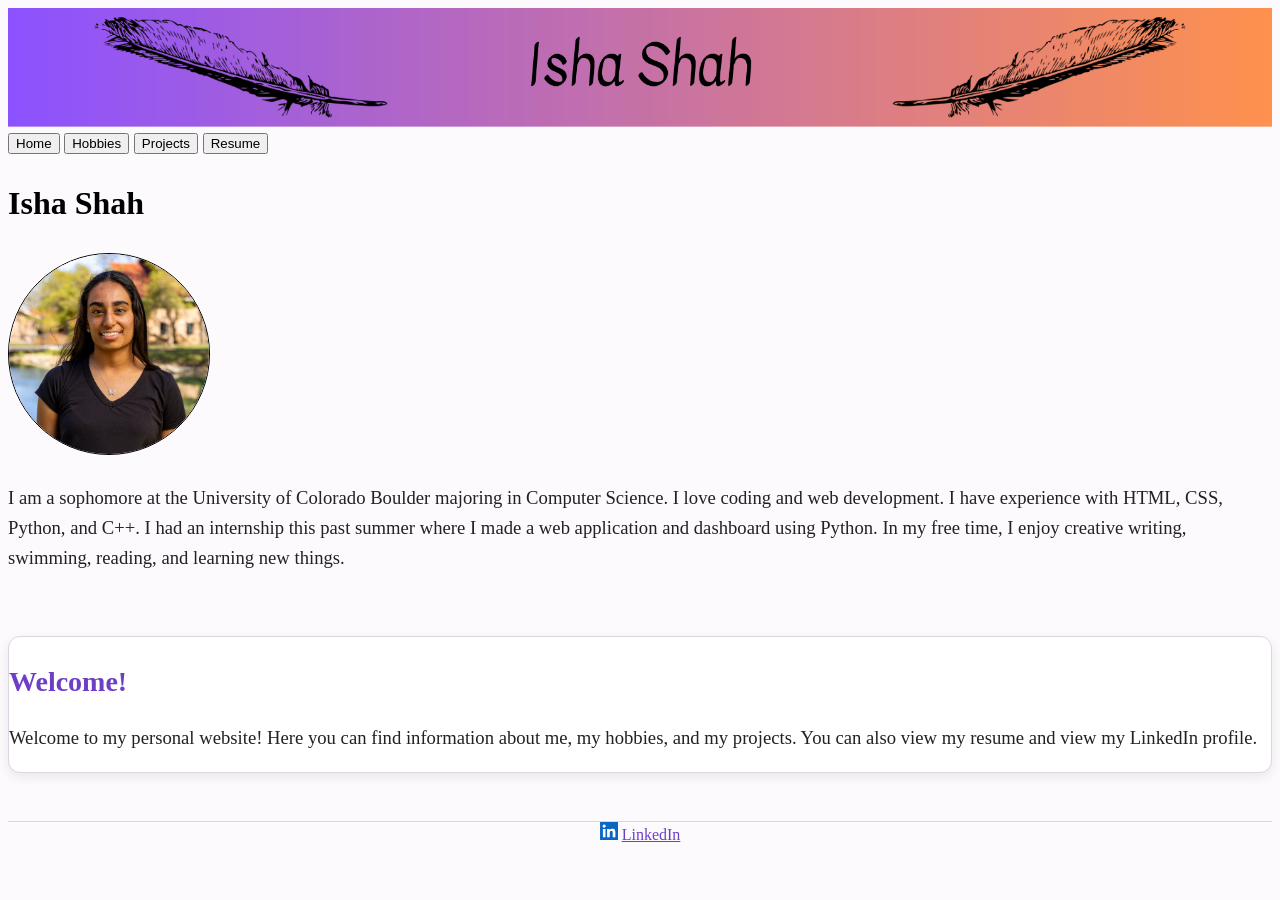
<file: views/home.html>
<!DOCTYPE html>

<html>
	<head>
        <meta charset="UTF-8">
        <title> Home </title>

		<link rel="stylesheet" href="../resources/css/styles.css">
	</head>
	
	<body>
		<header>
			<img src="../resources/img/Website_Header.png" alt="Isha Shah" class="header">
		</header>
		
		<nav>
			<button onclick="location.href='home.html'"> Home </button>
			<button onclick="location.href='hobbies.html'"> Hobbies </button>
            <button onclick="location.href='projects.html'"> Projects </button>
            <button onclick="location.href='resume.html'"> Resume </button>
        </nav>

        <main>
            <h1> Isha Shah </h1>

            <div class="about-me">
                <img src="../resources/img/Profile.jpg" alt="Picture of Isha" class="profile">

                <p>
                    I am a sophomore at the University of Colorado Boulder majoring in Computer Science.
                    I love coding and web development. I have experience with HTML, CSS, Python, and C++.
                    I had an internship this past summer where I made a web application and dashboard using Python.
                    In my free time, I enjoy creative writing, swimming, reading, and learning new things.
                </p>
            </div>

            <section class="welcome">
                <h2>
                    Welcome!
                </h2>

                <p>
                    Welcome to my personal website! Here you can find information about me, my hobbies, and my projects.
                    You can also view my resume and view my LinkedIn profile.
                </p>
            </section>
        </main>

        <footer>
            <img src="../resources/img/linkedin.png" alt="linkedin logo" class="logo"> <a href="https://www.linkedin.com/in/ishashah06/">LinkedIn </a>
        </footer>

    </body>
</html>
</file>
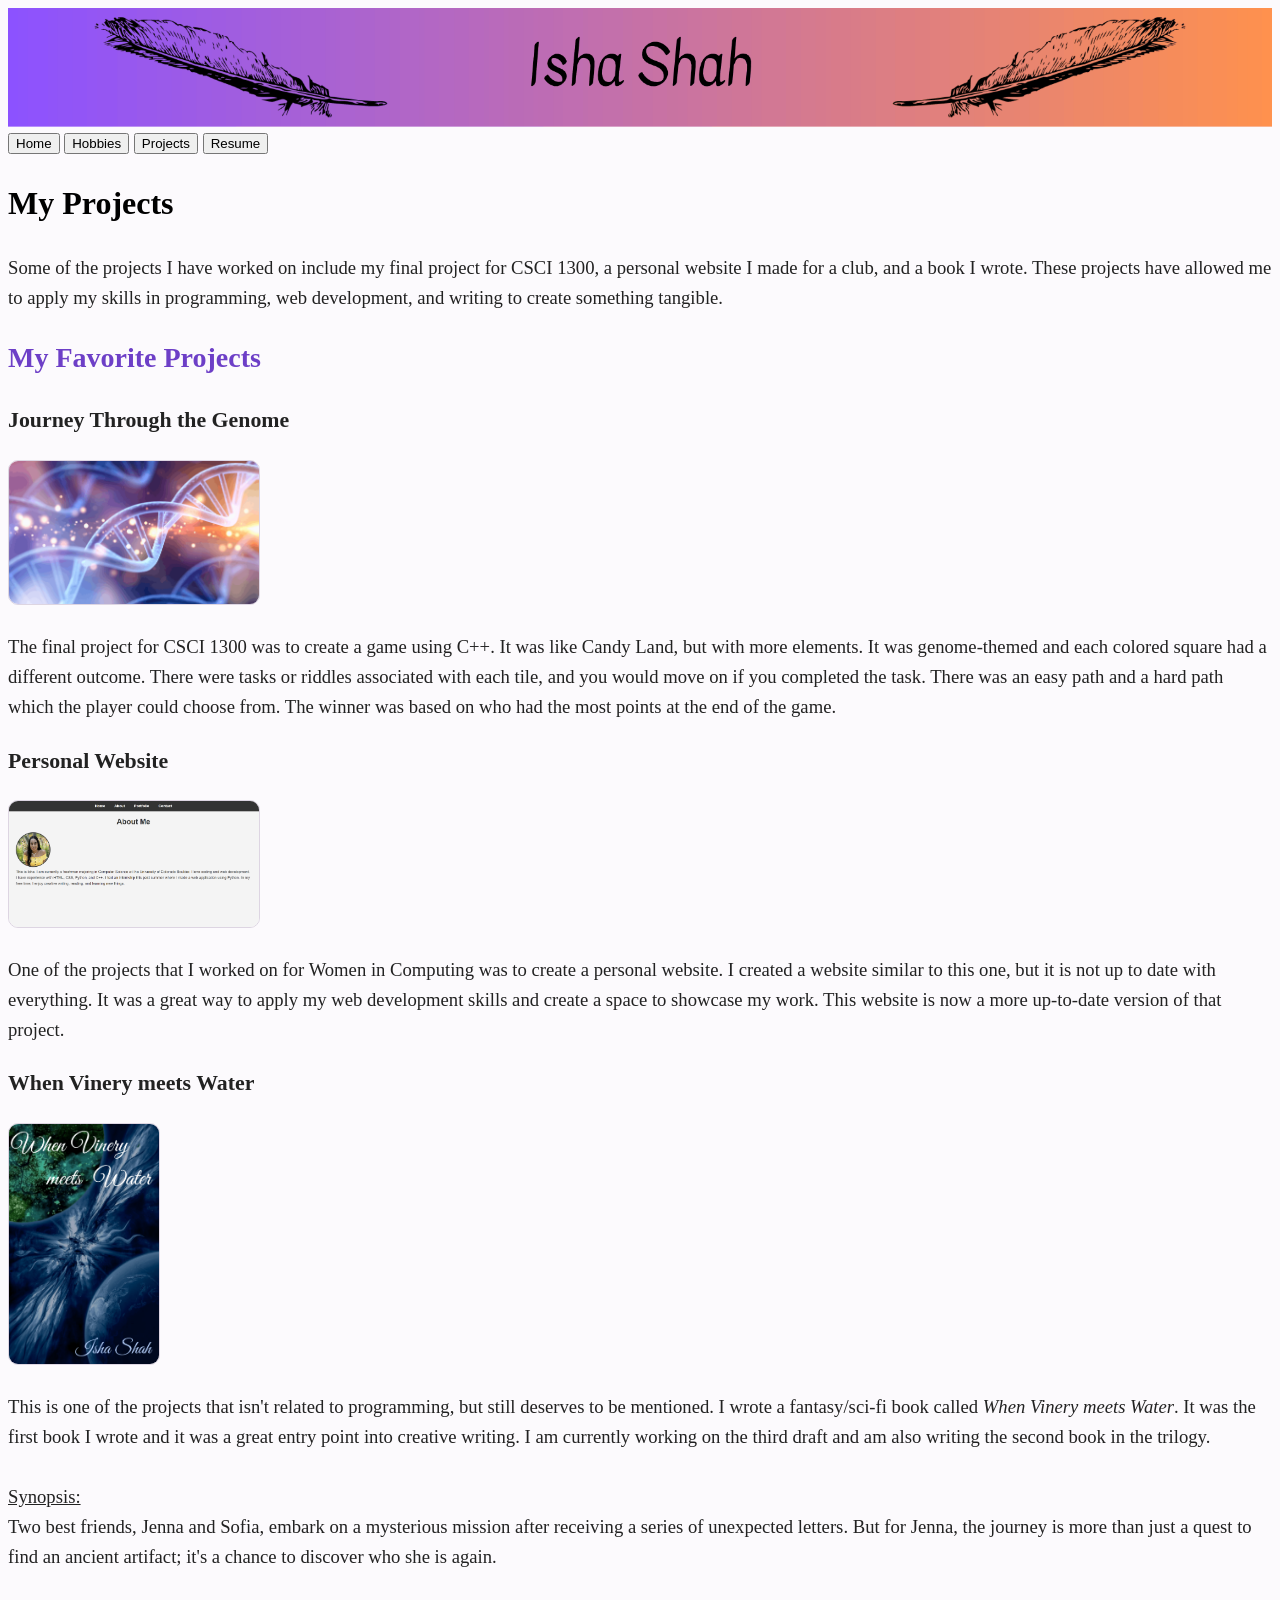
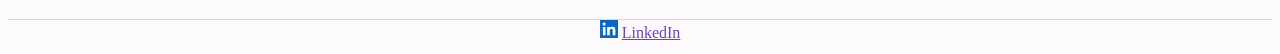
<file: views/projects.html>
<!DOCTYPE html>

<html>
    <head>
        <meta charset="UTF-8">
        <title> Projects </title>
        
        <link rel="stylesheet" href="../resources/css/styles.css">
    </head>

    <body>
        <header>
            <img src="../resources/img/Website_Header.png" alt="Isha Shah" class="header">
        </header>

        <nav>
            <button onclick="location.href='home.html'"> Home </button>
            <button onclick="location.href='hobbies.html'"> Hobbies </button>
            <button onclick="location.href='projects.html'"> Projects </button>
            <button onclick="location.href='resume.html'"> Resume </button>
        </nav>

        <main>
            <h1>
                My Projects
            </h1>

            <p>
                Some of the projects I have worked on include my final project for CSCI 1300, a personal website I made for a club, and a book I wrote.
                These projects have allowed me to apply my skills in programming, web development, and writing to create something tangible.
            </p>
            <section>
                <h2>
                    My Favorite Projects
                </h2>

                <h3>
                    Journey Through the Genome
                </h3>

                <div class="project-card">
                    <img src="../resources/img/Genome.png" alt="Genome" class="project">

                    <p>
                        The final project for CSCI 1300 was to create a game using C++. It was like Candy Land, but with more elements.
                        It was genome-themed and each colored square had a different outcome. There were tasks or riddles associated with each tile, and you would move on if you completed the task.
                        There was an easy path and a hard path which the player could choose from. The winner was based on who had the most points at the end of the game.
                    </p>
                </div>

                <h3>
                    Personal Website
                </h3>

                <div class="project-card">
                    <img src="../resources/img/Personal_Website.png" alt="Personal Website" class="project">

                    <p>
                        One of the projects that I worked on for Women in Computing was to create a personal website. I created a website similar to this one, but it is not up to date with everything.
                        It was a great way to apply my web development skills and create a space to showcase my work.
                        This website is now a more up-to-date version of that project.
                    </p>
                </div>

                <h3>
                    When Vinery meets Water
                </h3>

                <div class="project-card">
                    <img src="../resources/img/When_Vinery_meets_Water_Cover.png" alt="When Vinery meets Water" class="book-cover">

                    <p>
                        This is one of the projects that isn't related to programming, but still deserves to be mentioned. I wrote a fantasy/sci-fi book called <i>When Vinery meets Water</i>.
                        It was the first book I wrote and it was a great entry point into creative writing. I am currently working on the third draft and am also writing the second book in the trilogy.
                        <br> <br>
                        <u>Synopsis:</u>
                        <br>
                        Two best friends, Jenna and Sofia, embark on a mysterious mission after receiving a series of unexpected letters.
                        But for Jenna, the journey is more than just a quest to find an ancient artifact; it's a chance to discover who she is again.
                    </p>
                </div>
            </section>
        </main>

        <footer>
            <img src="../resources/img/linkedin.png" alt="linkedin logo" class="logo"> <a href="https://www.linkedin.com/in/ishashah06/">LinkedIn </a>
        </footer>

    </body>
</html>
</file>
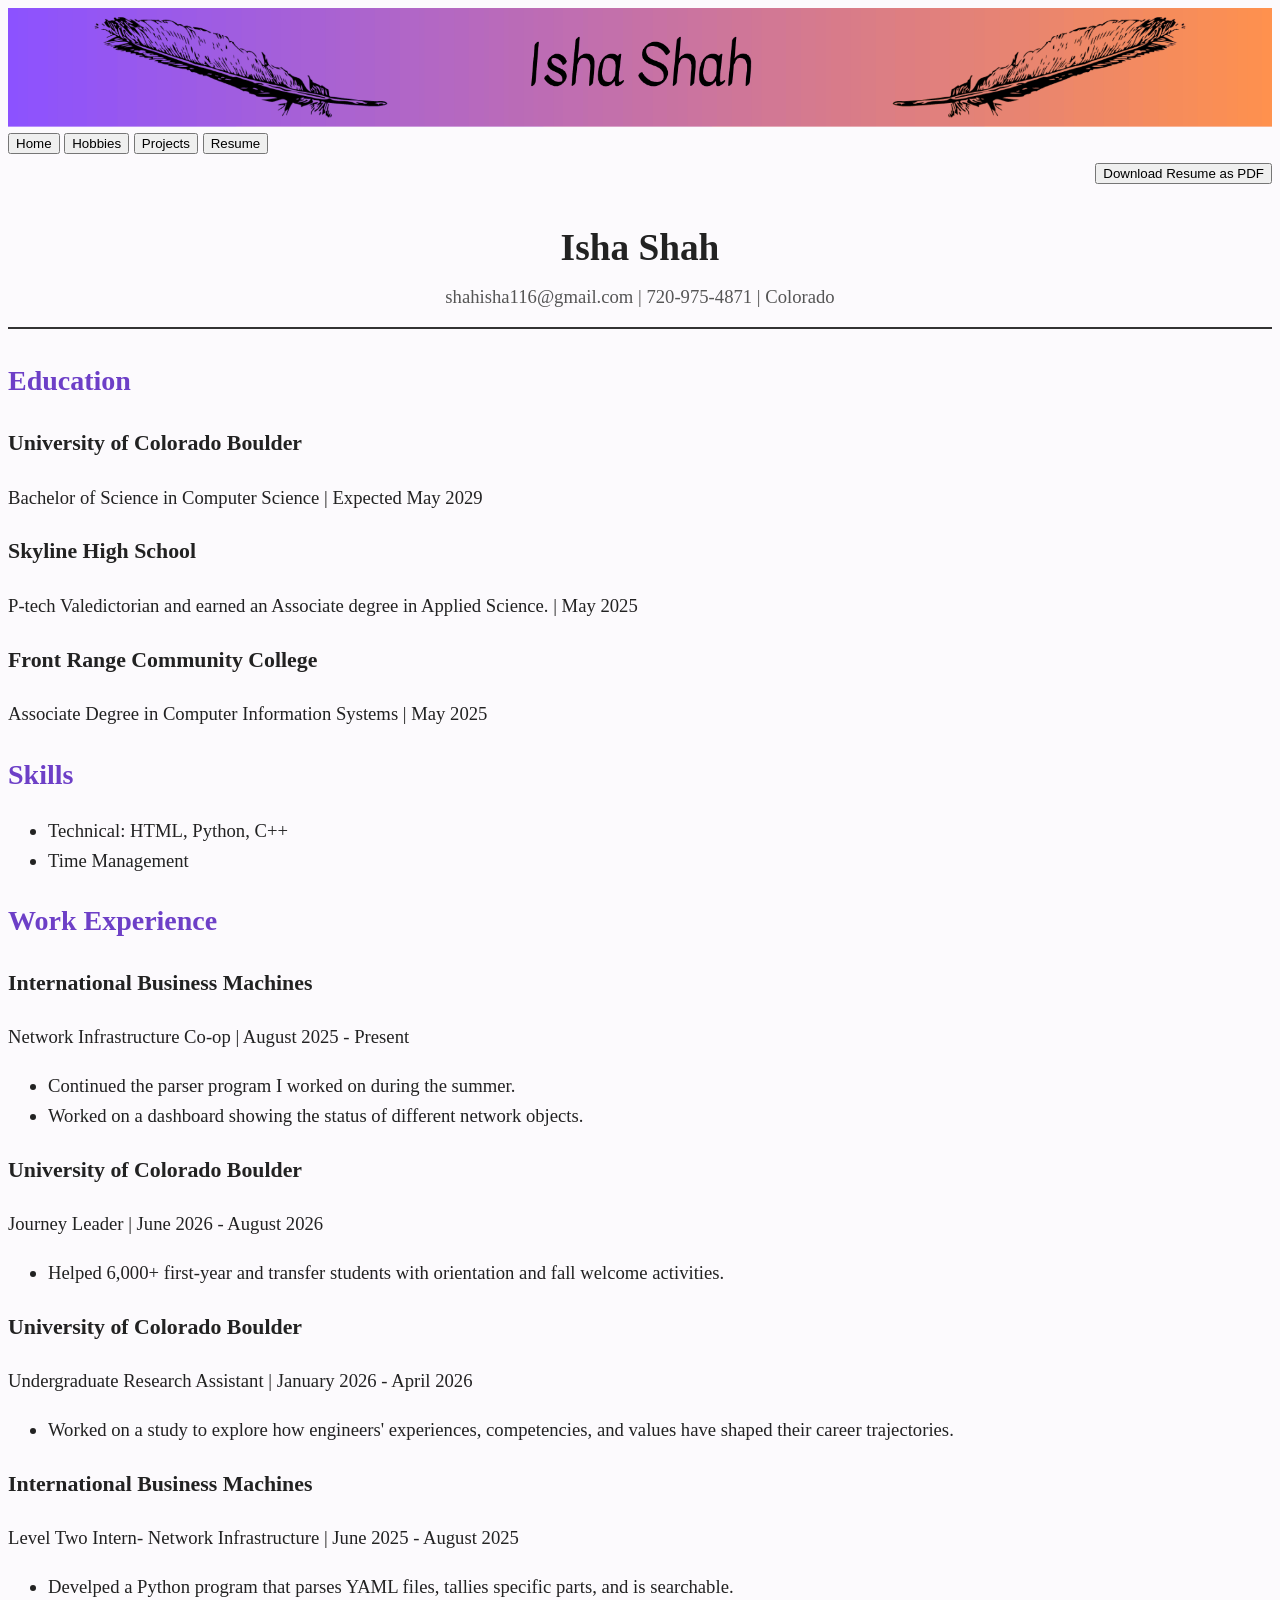
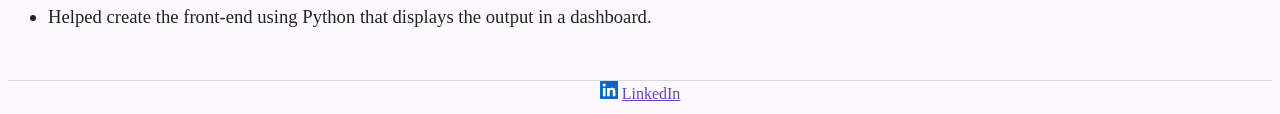
<file: views/resume.html>
<!DOCTYPE html>

<html>
    <head>
        <meta charset="UTF-8">
        <title> Resume </title>
        
        <link rel="stylesheet" href="../resources/css/styles.css">
    </head>

    <body>
        <header>
            <img src="../resources/img/Website_Header.png" alt="Isha Shah" class="header">
        </header>

        <nav>
            <button onclick="location.href='home.html'"> Home </button>
            <button onclick="location.href='hobbies.html'"> Hobbies </button>
            <button onclick="location.href='projects.html'"> Projects </button>
            <button onclick="location.href='resume.html'"> Resume </button>
        </nav>

        <main>
            <div class="download-container">
                <a href="../resources/Resume_Sep'26.pdf" download>
                    <button type="button"> Download Resume as PDF </button>
                </a>
            </div>

            <section>
                <div class="resume-header">
                    <h1>
                        Isha Shah
                    </h1>

                    <p>
                        shahisha116@gmail.com | 720-975-4871 | Colorado
                    </p>
                </div>

                <div class="education">
                    <h2>
                        Education
                    </h2>

                    <h3>
                        University of Colorado Boulder
                    </h3>
                    <p>
                        Bachelor of Science in Computer Science | Expected May 2029
                    </p>

                    <h3>
                        Skyline High School
                    </h3>
                    <p>
                        P-tech Valedictorian and earned an Associate degree in Applied Science. | May 2025
                    </p>

                    <h3>
                        Front Range Community College
                    </h3>
                    <p>
                        Associate Degree in Computer Information Systems | May 2025
                    </p>
                </div>

                <div class="skills">
                    <h2>
                        Skills
                    </h2>

                    <ul>
                        <li> Technical: HTML, Python, C++ </li>
                        <li> Time Management</li>
                    </ul>
                </div>

                <div class="experience">
                    <h2>
                        Work Experience
                    </h2>

                    <h3>
                        International Business Machines
                    </h3>
                    <p>
                        Network Infrastructure Co-op | August 2025 - Present
                    </p>
                    <ul>
                        <li> Continued the parser program I worked on during the summer.</li>
                        <li> Worked on a dashboard showing the status of different network objects. </li>
                    </ul>

                    <h3>
                        University of Colorado Boulder
                    </h3>
                    <p>
                        Journey Leader | June 2026 - August 2026
                    </p>
                    <ul>
                        <li> Helped 6,000+ first-year and transfer students with orientation and fall welcome activities. </li>
                    </ul>

                    <h3>
                        University of Colorado Boulder
                    </h3>
                    <p>
                        Undergraduate Research Assistant | January 2026 - April 2026
                    </p>
                    <ul>
                        <li> Worked on a study to explore how engineers' experiences, competencies, and values have shaped their career trajectories. </li>
                    </ul>

                    <h3>
                        International Business Machines
                    </h3>
                    <p>
                        Level Two Intern- Network Infrastructure | June 2025 - August 2025
                    </p>
                    <ul>
                        <li> Develped a Python program that parses YAML files, tallies specific parts, and is searchable. </li>
                        <li> Helped create the front-end using Python that displays the output in a dashboard. </li>
                    </ul>
                </div>
            </section>

        </main>

        <footer>
            <img src="../resources/img/linkedin.png" alt="linkedin logo" class="logo"> <a href="https://www.linkedin.com/in/ishashah06/">LinkedIn </a>
        </footer>

    </body>
</html>
</file>
<file: resources/css/styles.css>
:root {
    --purple-dark: #6D3FC7;
    --mauve: #A85D9F;
    --coral: #E77C78;
    --orange: #F28A5B;
    --background: #FCFAFD;
    --surface: #FFFFFF;
    --surface-alt: #F5F1F7;
    --text: #222222;
    --muted-text: #5F5F5F;
    --border: #DDD5E2;
}

body {
    font-size: 14pt;
    color: var(--text);
    background-color: var(--background);
    line-height: 1.6;
}

h1 {
    font-size: 24pt;
    font-weight: 700;
    color: black;
    margin-bottom: 1.5rem;
}

h2 {
    color: var(--purple-dark);
    font-weight: 600;
    margin-bottom: 1rem;
}

h3 {
    color: var(--text);
    font-weight: 600;
}

p {
    color: var(--text);
}


/* Bootstrap Navbar */

.custom-navbar {
    text-align: center;
    width: 100%;
    background-color: var(--surface);
    border-bottom: 1px solid var(--border);
    box-shadow: 0 2px 6px rgba(0, 0, 0, 0.05);
}

.custom-navbar .nav-link {
    color: var(--text);
    background-color: transparent;
    border: 1px solid transparent;
    border-radius: 8px;
    margin: 5px;
    padding: 8px 20px;
    font-weight: 500;
    transition: 0.2s ease;
}

.custom-navbar .nav-link:hover {
    background-color: #F0E9F7;
    color: var(--purple-dark);
}

.custom-navbar .nav-link.active {
    background-color: var(--mauve);
    color: white;
}

.custom-navbar .navbar-toggler {
    border-color: var(--border);
}

.custom-navbar .navbar-toggler-icon {
    filter: invert(40%);
}


/* General */
.btn-primary {
    background-color: #555555;
    border-color: #555555;
    color: white;
}

.btn-primary:hover {
    background-color: #333333;
    border-color: #333333;
    color: white;
}

footer {
    text-align: center;
    font-size: 12pt;
    color: var(--muted-text);
    border-top: 1px solid var(--border);
    margin-top: 3rem;
}

footer a {
    color: var(--purple-dark);
}

footer a:hover {
    color: var(--coral);
}


/* Home */

.welcome {
    margin-top: 5%;
    background-color: var(--surface);
    border: 1px solid var(--border);
    border-radius: 12px;
    box-shadow: 0 4px 12px rgba(0, 0, 0, 0.08);
}

.profile {
    width: 200px;
    height: 200px;
    object-fit: cover;
    border-radius: 50%;
}

img.profile {
    margin-left: 0;
    border: 1.5px solid black;
}


/* Hobbies */

.hobby-card {
    display: flex;
    flex-direction: column;
    align-items: center;
    height: 100%;
    gap: 15px;
    padding: 25px;
    background-color: var(--surface);
    border: 1px solid var(--border);
    border-radius: 12px;
    box-shadow: 0 4px 12px rgba(0, 0, 0, 0.08);
    transition: 0.2s ease;
}

.hobby-card:hover {
    transform: translateY(-3px);
    box-shadow: 0 7px 16px rgba(0, 0, 0, 0.12);
}

.hobby-card p {
    margin: 0;
}

.hobby-card h3 {
    margin-left: 0;
    text-align: center;
}

.hobby {
    width: 100%;
    max-width: 250px;
    height: auto;
    border-radius: 10px;
    border: 1px solid var(--border);
}

.hobby-override {
    width: 100%;
}


/* Projects */

/* Make the accordion narrower and center it */
#projectsAccordion {
    width: 90%;
    max-width: 1000px;
    margin: 0 auto;
}

/* Override the general h3 margin */
#projectsAccordion .accordion-header {
    margin-left: 0;
    margin-right: 0;
}

#projectsAccordion .accordion-button {
    font-weight: 600;
}

#projectsAccordion .accordion-button:not(.collapsed) {
    background-color: #F0E9F7;
    color: var(--purple-dark);
}

/* Override the general paragraph margins */
#projectsAccordion .accordion-body p {
    margin-left: 0;
    margin-right: 0;
}

.project {
    width: 100%;
    max-width: 250px;
    height: auto;
    border-radius: 10px;
    border: 1px solid var(--border);
}

.book-cover {
    width: 150px;
    height: auto;
    border-radius: 10px;
    border: 1px solid var(--border);
}


/* Resume */

.download-container {
    text-align: right;
    margin-bottom: 15px;
}

.resume {
    background-color: #FFFFFF;
    padding: 40px;
    border: 1px solid #D6D6D6;
    border-radius: 4px;
    box-shadow: 0 2px 8px rgba(0, 0, 0, 0.08);
}

.resume-header {
    text-align: center;
    border-bottom: 2px solid #333333;
    padding-bottom: 15px;
    margin-bottom: 30px;
}

.resume-header h1 {
    color: #222222;
    font-size: 28pt;
    margin-bottom: 5px;
}

.resume-header p {
    color: #555555;
    margin: 0;
}

.resume-section {
    margin-bottom: 30px;
}

.resume-section h2 {
    font-size: 18pt;
    color: #222222;
    border-bottom: 1px solid #999999;
    padding-bottom: 6px;
    margin-bottom: 20px;
}

.resume-entry {
    margin-bottom: 25px;
}

.resume-entry h3 {
    font-size: 15pt;
    color: #222222;
    margin: 0 0 4px 0;
}

.resume-entry p {
    color: #333333;
    margin: 0 0 4px 0;
}

.resume-subtitle {
    font-weight: 600;
    color: #444444;
}

.resume-date {
    font-size: 12pt;
    color: #666666;
}

.resume-job-header {
    display: flex;
    justify-content: space-between;
    align-items: baseline;
    gap: 15px;
}

.resume-job-header h3 {
    margin: 0;
}

.resume-job-header span {
    color: #666666;
    font-size: 12pt;
    white-space: nowrap;
}

.resume-entry ul {
    padding-left: 22px;
    margin-top: 8px;
}

.resume-entry li {
    color: #333333;
    margin-bottom: 6px;
    line-height: 1.5;
}

.skills-list {
    padding-left: 22px;
}

.skills-list li {
    color: #333333;
    margin-bottom: 8px;
}


/* Images */

img.header {
    width: 100%;
    display: block;
}

img.logo {
    width: 18px;
}


/* Responsive Home Page */

@media (max-width: 768px) {
    .profile {
        width: 175px;
        height: 175px;
    }

    #projectsAccordion {
        width: 100%;
    }

    .resume-job-header {
        display: block;
    }

    .resume-job-header span {
        display: block;
        margin-top: 3px;
    }
}


/* Small Screens */

@media (max-width: 576px) {
    body {
        font-size: 12pt;
    }

    h1 {
        font-size: 21pt;
    }

    .profile {
        width: 175px;
        height: 175px;
    }

    .download-container {
        text-align: center;
    }

    .hobby-card {
        padding: 20px;
    }

    .hobby {
        max-width: 200px;
    }

    .resume {
        padding: 20px;
    }

    .resume-header h1 {
        font-size: 24pt;
    }
}
</file>
<file: Calendar/resources/css/style.css>
h1{
  text-align: center;
  padding-top: 2%;
}
body {
  height: 100%;
  background-color: #f2f2f2;
  }
  
  .event:hover {
  cursor: pointer;
  }
  
  .hidden {
  visibility: hidden;
  height: 0;
  }
  
  #calendar {
  height: 100vh !important;
  }

.custom-container {
  width: 100%;
  padding: 20%;
}

.category-social {
  background-color: #d8c4f1;
  color: #3d3150;
}

.category-work {
  background-color: #b9dcf5;
  color: #29445a;
}

.category-personal {
  background-color: #c7e8d0;
  color: #34513d;
}

.category-academic {
  background-color: #f3c4b3;
  color: #5a3930;
}

.category-social a,
.category-work a,
.category-personal a,
.category-academic a {
  color: inherit;
}
</file>
